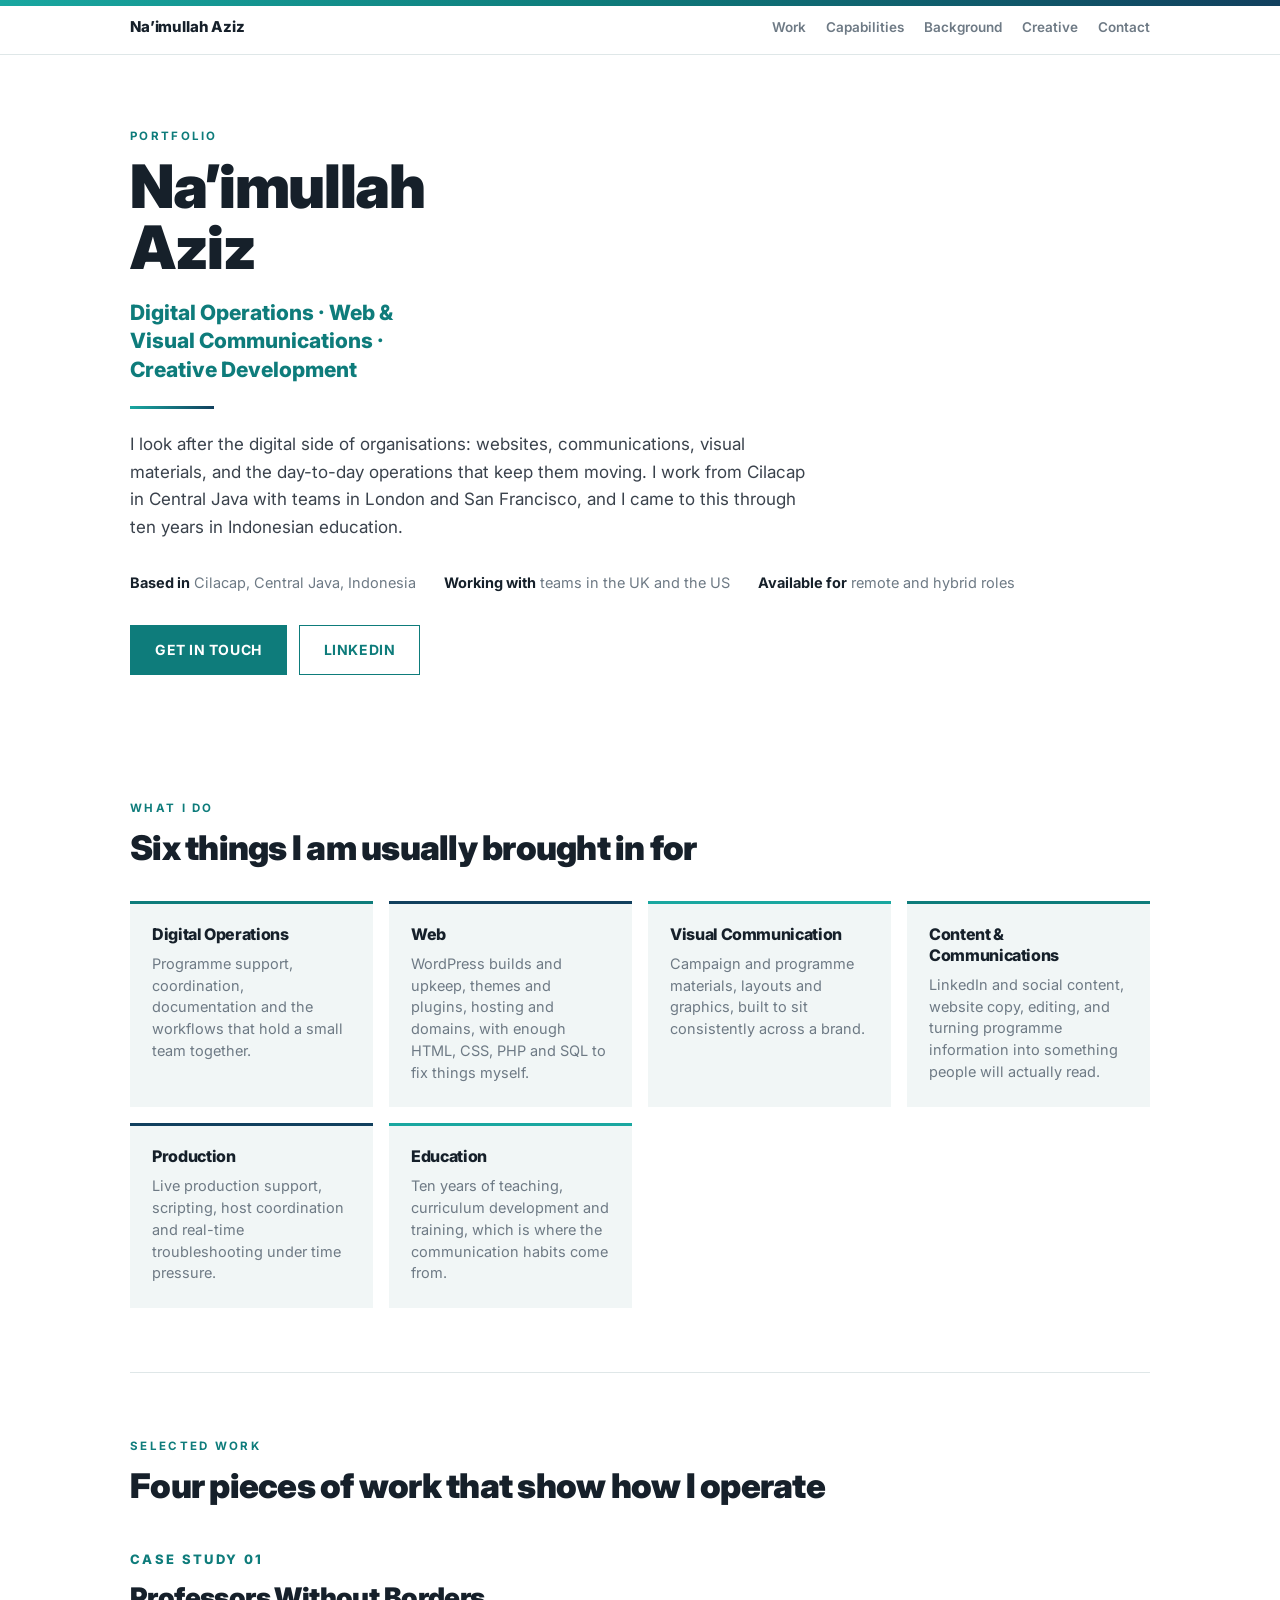
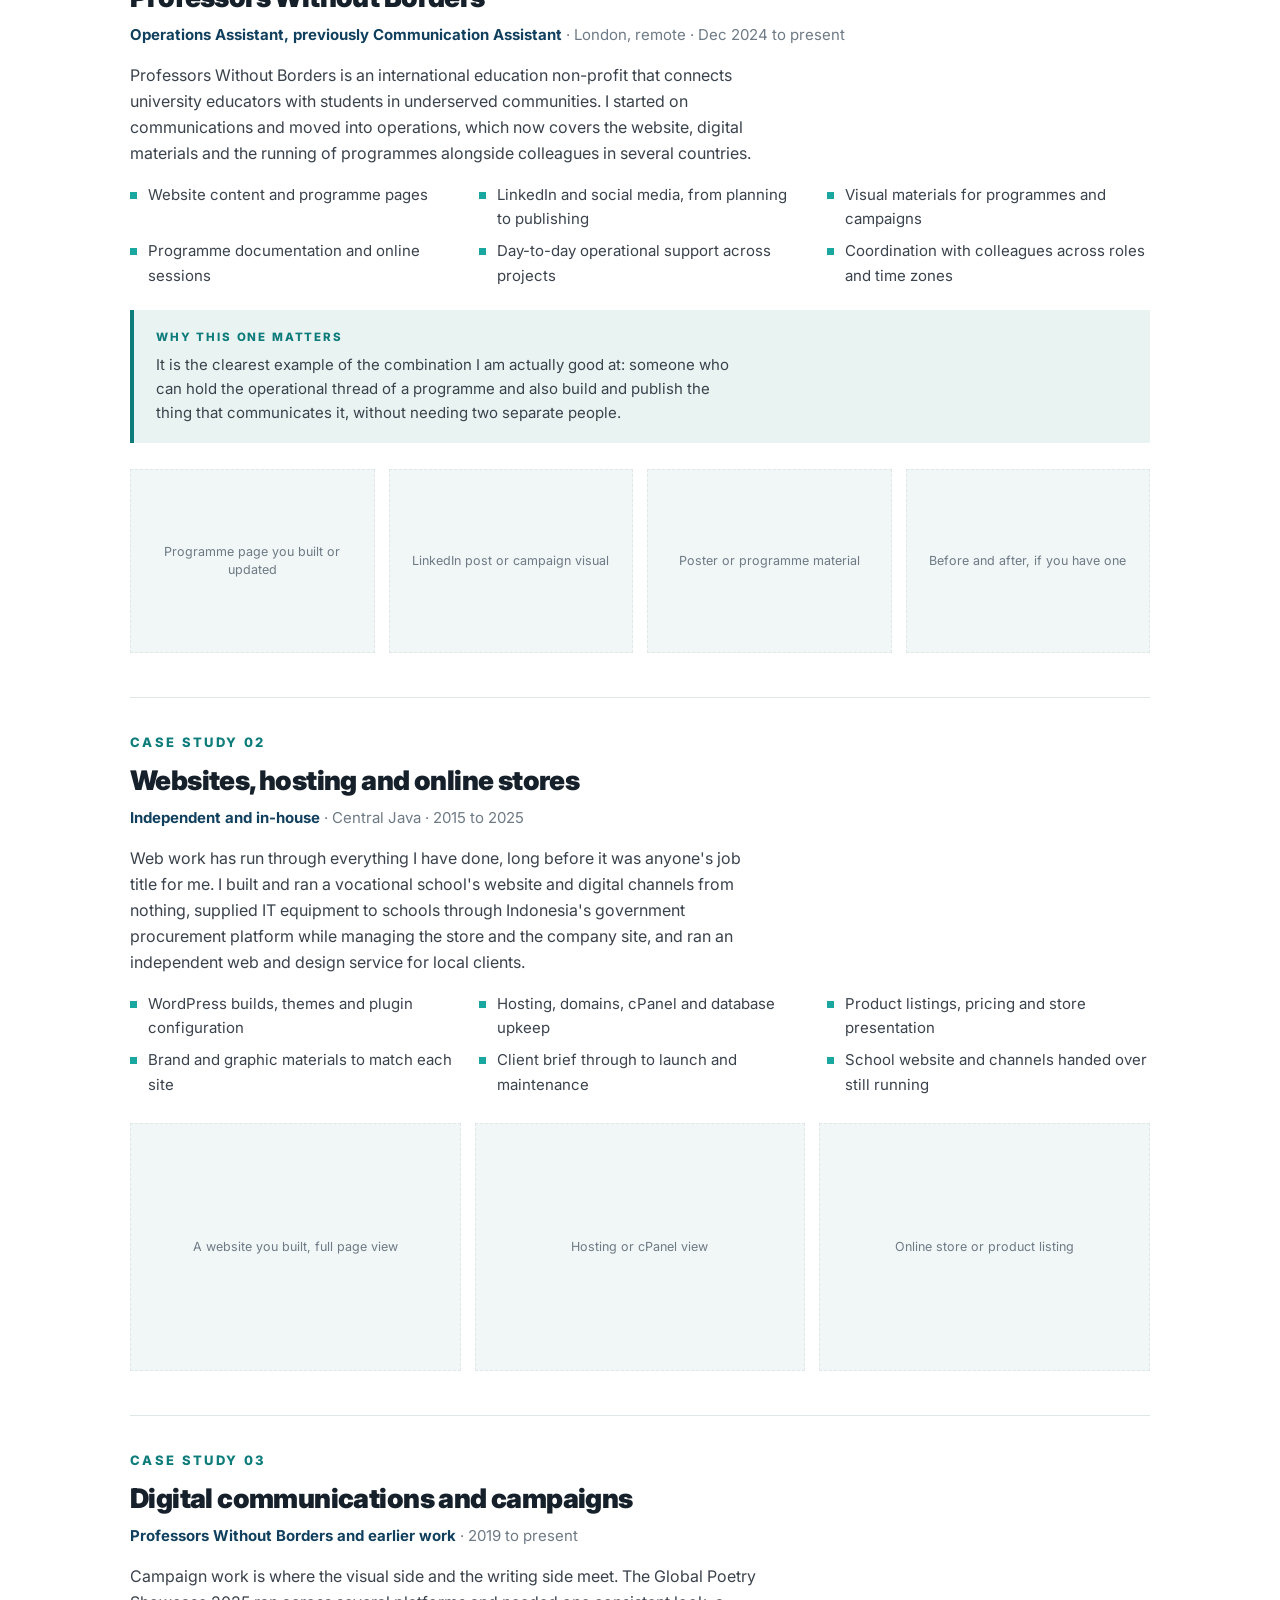
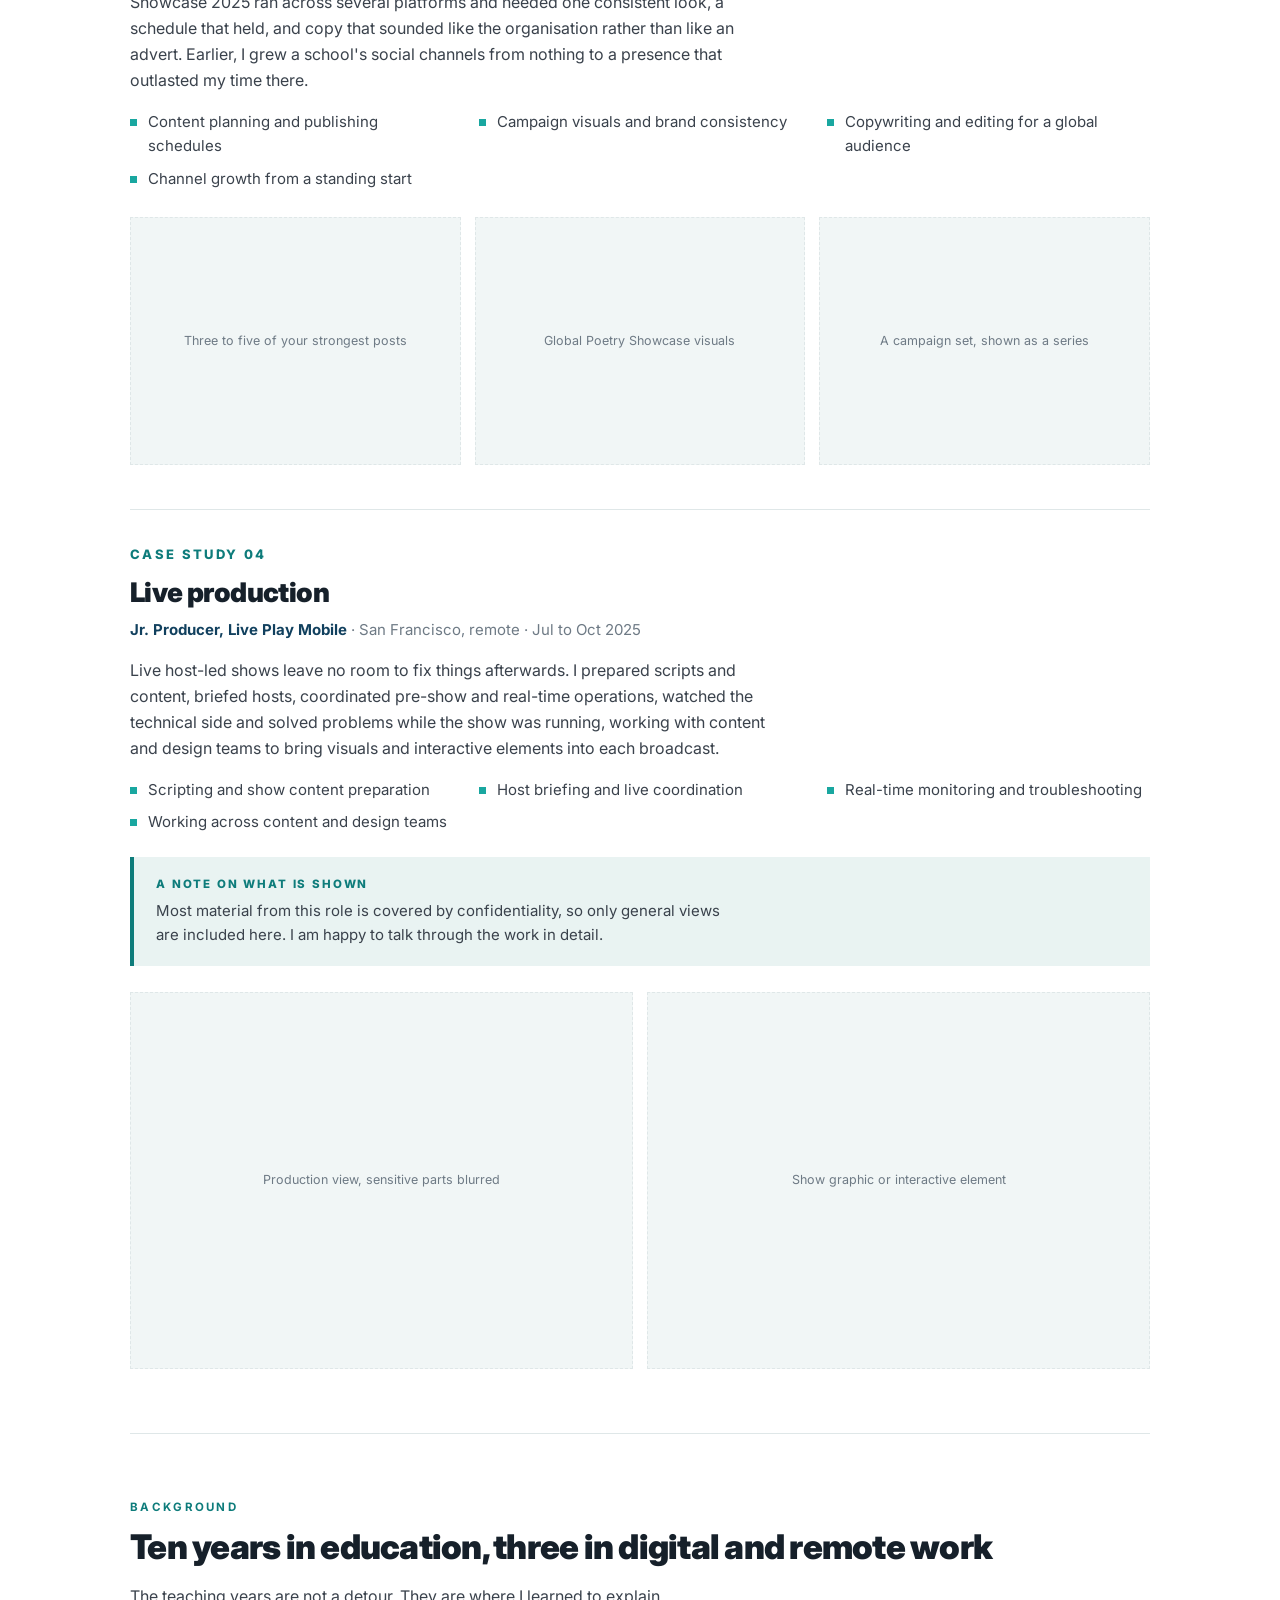
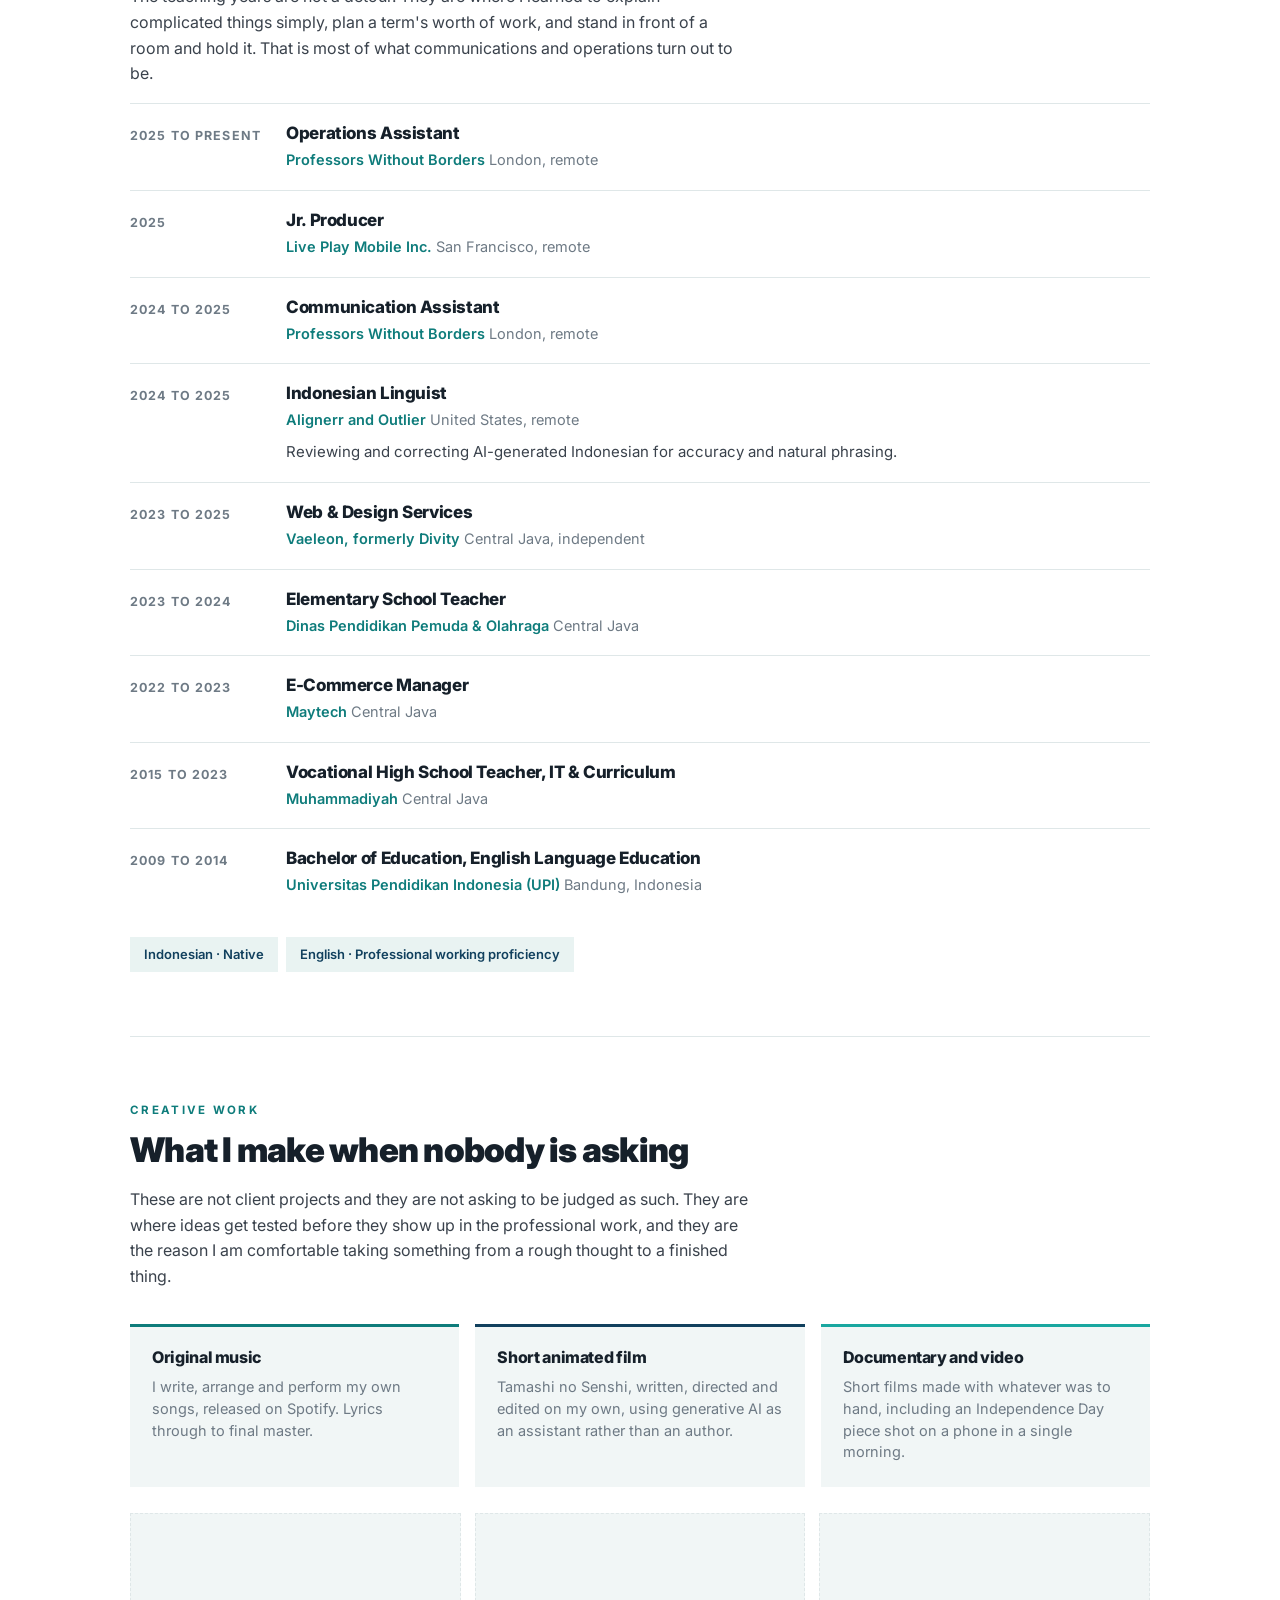
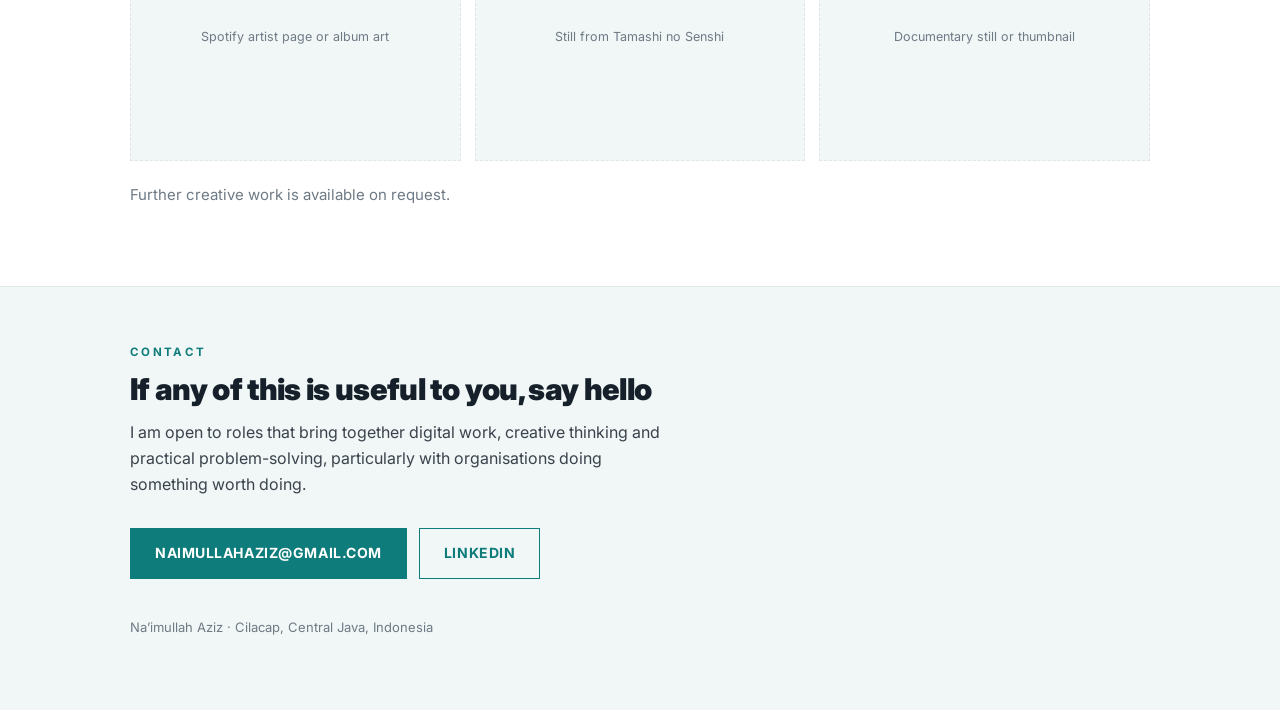
<file: Index.html>
<!DOCTYPE html>
<html lang="en">
<head>
<meta charset="utf-8">
<meta name="viewport" content="width=device-width, initial-scale=1, viewport-fit=cover">
<title>Na'imullah Aziz — Digital Operations, Web &amp; Visual Communications</title>
<link rel="preconnect" href="https://fonts.googleapis.com">
<link rel="preconnect" href="https://fonts.gstatic.com" crossorigin>
<link href="https://fonts.googleapis.com/css2?family=Inter:wght@400;500;600;700;800;900&display=swap" rel="stylesheet">
<style>
:root{
  box-sizing:border-box;
  padding-top:env(safe-area-inset-top, 0px);
  padding-bottom:env(safe-area-inset-bottom, 0px);

  --accent:#0E7C7B;
  --accent-light:#19A7A0;
  --deep:#11405E;
  --ink:#16202A;
  --body:#3A424C;
  --muted:#6E7A85;
  --panel:#F1F6F6;
  --blush:#E9F3F2;
  --line:#DFE7E8;
  --bg:#FFFFFF;
  --card:#FFFFFF;
}
@media (prefers-color-scheme: dark){
  :root:not([data-theme="light"]){
    --accent:#3FBDB2;
    --accent-light:#5FD6C9;
    --deep:#9DC4DC;
    --ink:#EEF4F5;
    --body:#C3CDD3;
    --muted:#8E9BA4;
    --panel:#17242B;
    --blush:#16262A;
    --line:#26363E;
    --bg:#0E181D;
    --card:#131F25;
  }
}
:root[data-theme="dark"]{
  --accent:#3FBDB2;
  --accent-light:#5FD6C9;
  --deep:#9DC4DC;
  --ink:#EEF4F5;
  --body:#C3CDD3;
  --muted:#8E9BA4;
  --panel:#17242B;
  --blush:#16262A;
  --line:#26363E;
  --bg:#0E181D;
  --card:#131F25;
}
*,*::before,*::after{ box-sizing:inherit; }
html{ scroll-behaviour:smooth; scroll-behavior:smooth; scroll-padding-top:calc(env(safe-area-inset-top, 0px) + 64px); }
body{
  margin:0; background:var(--bg); color:var(--body);
  font-family:'Inter', system-ui, -apple-system, 'Segoe UI', Roboto, Helvetica, Arial, sans-serif;
  font-size:16px; line-height:1.62;
  -webkit-font-smoothing:antialiased;
}
img{ max-width:100%; display:block; }
a{ color:var(--accent); text-decoration:none; }
a:hover{ text-decoration:underline; }

.topbar{
  position:fixed; top:0; left:0; right:0; height:6px; z-index:50;
  background:linear-gradient(90deg,var(--accent-light) 0%,var(--accent) 46%,var(--deep) 100%);
}

.nav{
  position:sticky; top:env(safe-area-inset-top, 0px); z-index:40;
  background:var(--bg); border-bottom:1px solid var(--line);
}
.nav .wrap{
  display:flex; align-items:center; justify-content:space-between;
  gap:16px; padding:14px 0;
}
.nav .me{ font-weight:800; color:var(--ink); font-size:15px; letter-spacing:-.01em; }
.nav ul{ display:flex; gap:20px; list-style:none; margin:0; padding:0; flex-wrap:wrap; }
.nav a{ color:var(--muted); font-size:13.5px; font-weight:600; }
.nav a:hover{ color:var(--accent); text-decoration:none; }

.wrap{ width:min(1020px, calc(100% - 44px)); margin:0 auto; }

.mono{
  display:block; font-size:11.5px; font-weight:700; letter-spacing:.2em;
  text-transform:uppercase; color:var(--accent); margin-bottom:10px;
}
h1,h2,h3{ color:var(--ink); letter-spacing:-.022em; margin:0; }
h1{ font-size:clamp(34px, 6.4vw, 60px); font-weight:900; line-height:1.03; }
h2{ font-size:clamp(24px, 3.6vw, 34px); font-weight:900; line-height:1.15; }
h3{ font-size:19px; font-weight:800; line-height:1.3; }

section{ padding:64px 0; border-top:1px solid var(--line); }
section:first-of-type{ border-top:none; }

/* hero */
.hero{ padding:72px 0 60px; }
.hero .sub{
  margin-top:20px; font-size:clamp(17px, 2.2vw, 21px); font-weight:800;
  color:var(--accent); line-height:1.35; max-width:22ch;
}
.rule{ margin-top:22px; width:84px; height:3px;
  background:linear-gradient(90deg,var(--accent-light),var(--deep)); }
.hero p{ margin:22px 0 0; max-width:62ch; font-size:17px; }
.meta{
  margin-top:30px; display:flex; flex-wrap:wrap; gap:10px 28px;
  font-size:14.5px; color:var(--muted);
}
.meta strong{ color:var(--ink); font-weight:700; }

.btnrow{ margin-top:30px; display:flex; flex-wrap:wrap; gap:12px; }
.btn{
  display:inline-block; padding:13px 24px; font-size:14px; font-weight:700;
  letter-spacing:.04em; text-transform:uppercase;
  background:var(--accent); color:#fff; border:1px solid var(--accent);
}
.btn:hover{ background:var(--deep); border-color:var(--deep); text-decoration:none; }
.btn.ghost{ background:transparent; color:var(--accent); }
.btn.ghost:hover{ background:var(--panel); color:var(--accent); border-color:var(--accent); }

/* capability grid */
.grid{ display:grid; gap:16px; margin-top:34px;
  grid-template-columns:repeat(auto-fit, minmax(240px, 1fr)); }
.cap{ background:var(--panel); border-top:3px solid var(--accent); padding:20px 22px 24px; }
.cap:nth-child(3n-1){ border-top-color:var(--deep); }
.cap:nth-child(3n){ border-top-color:var(--accent-light); }
.cap h3{ font-size:16px; }
.cap p{ margin:8px 0 0; font-size:14.5px; color:var(--muted); line-height:1.5; }

/* case studies */
.case{ margin-top:44px; padding-top:34px; border-top:1px solid var(--line); }
.case:first-of-type{ border-top:none; padding-top:0; }
.case .num{
  font-size:13px; font-weight:800; letter-spacing:.18em;
  text-transform:uppercase; color:var(--accent); margin-bottom:10px;
}
.case h3{ font-size:clamp(21px, 2.8vw, 27px); font-weight:900; }
.case .role{ margin-top:8px; font-size:15px; font-weight:700; color:var(--deep); }
.case .role span{ font-weight:400; color:var(--muted); }
.case p{ margin:16px 0 0; max-width:64ch; }
.case ul{ margin:16px 0 0; padding:0; list-style:none;
  display:grid; gap:8px 26px; grid-template-columns:repeat(auto-fit, minmax(260px, 1fr)); }
.case li{ position:relative; padding-left:18px; font-size:15px; }
.case li::before{ content:""; position:absolute; left:0; top:9px;
  width:7px; height:7px; background:var(--accent-light); }

.callout{
  margin-top:22px; background:var(--blush);
  border-left:4px solid var(--accent); padding:18px 22px;
}
.callout .h{ font-size:11.5px; font-weight:800; letter-spacing:.16em;
  text-transform:uppercase; color:var(--accent); margin-bottom:6px; }
.callout p{ margin:0; font-size:15px; }

/* work slots (isi gambar menyusul) */
.slots{ display:grid; gap:14px; margin-top:26px;
  grid-template-columns:repeat(auto-fit, minmax(210px, 1fr)); }
.slot{
  aspect-ratio:4/3; background:var(--panel);
  border:1px dashed var(--line); display:flex;
  align-items:center; justify-content:center; padding:16px;
  text-align:center; font-size:12.5px; line-height:1.45; color:var(--muted);
}

/* background list */
.row{ display:flex; gap:24px; padding:18px 0; border-top:1px solid var(--line); flex-wrap:wrap; }
.row:last-of-type{ border-bottom:1px solid var(--line); }
.row .when{ flex:0 0 132px; font-size:12.5px; font-weight:700;
  letter-spacing:.09em; text-transform:uppercase; color:var(--muted); padding-top:4px; }
.row .what{ flex:1 1 300px; }
.row h3{ font-size:17px; }
.row .org{ margin-top:4px; font-size:14.5px; font-weight:600; color:var(--accent); }
.row .org span{ font-weight:400; color:var(--muted); }
.row p{ margin:8px 0 0; font-size:15px; }

.tags{ display:flex; flex-wrap:wrap; gap:8px; margin-top:22px; }
.tag{ background:var(--blush); color:var(--deep); font-size:13px;
  font-weight:600; padding:7px 14px; }

footer{ padding:56px 0 72px; border-top:1px solid var(--line); background:var(--panel); }
footer h2{ font-size:clamp(22px, 3vw, 30px); }
footer p{ margin:14px 0 0; max-width:54ch; }
.fnote{ margin-top:38px; font-size:13px; color:var(--muted); }

@media (max-width:640px){
  section{ padding:48px 0; }
  .hero{ padding:56px 0 44px; }
  .nav ul{ gap:14px; }
  .nav .me{ display:none; }
  .row .when{ flex:0 0 100%; }
}
</style>
</head>
<body>

<div class="topbar"></div>

<nav class="nav">
  <div class="wrap">
    <div class="me">Na&rsquo;imullah Aziz</div>
    <ul>
      <li><a href="#work">Work</a></li>
      <li><a href="#capabilities">Capabilities</a></li>
      <li><a href="#background">Background</a></li>
      <li><a href="#creative">Creative</a></li>
      <li><a href="#contact">Contact</a></li>
    </ul>
  </div>
</nav>

<header class="wrap hero">
  <span class="mono">Portfolio</span>
  <h1>Na&rsquo;imullah<br>Aziz</h1>
  <div class="sub">Digital Operations &middot; Web &amp; Visual Communications &middot; Creative Development</div>
  <div class="rule"></div>
  <p>I look after the digital side of organisations: websites, communications, visual materials, and the day-to-day operations that keep them moving. I work from Cilacap in Central Java with teams in London and San Francisco, and I came to this through ten years in Indonesian education.</p>
  <div class="meta">
    <div><strong>Based in</strong> Cilacap, Central Java, Indonesia</div>
    <div><strong>Working with</strong> teams in the UK and the US</div>
    <div><strong>Available for</strong> remote and hybrid roles</div>
  </div>
  <div class="btnrow">
    <a class="btn" href="mailto:naimullahaziz@gmail.com">Get in touch</a>
    <a class="btn ghost" href="https://www.linkedin.com/in/naimullahaziz">LinkedIn</a>
  </div>
</header>

<section id="capabilities" class="wrap">
  <span class="mono">What I do</span>
  <h2>Six things I am usually brought in for</h2>
  <div class="grid">
    <div class="cap">
      <h3>Digital Operations</h3>
      <p>Programme support, coordination, documentation and the workflows that hold a small team together.</p>
    </div>
    <div class="cap">
      <h3>Web</h3>
      <p>WordPress builds and upkeep, themes and plugins, hosting and domains, with enough HTML, CSS, PHP and SQL to fix things myself.</p>
    </div>
    <div class="cap">
      <h3>Visual Communication</h3>
      <p>Campaign and programme materials, layouts and graphics, built to sit consistently across a brand.</p>
    </div>
    <div class="cap">
      <h3>Content &amp; Communications</h3>
      <p>LinkedIn and social content, website copy, editing, and turning programme information into something people will actually read.</p>
    </div>
    <div class="cap">
      <h3>Production</h3>
      <p>Live production support, scripting, host coordination and real-time troubleshooting under time pressure.</p>
    </div>
    <div class="cap">
      <h3>Education</h3>
      <p>Ten years of teaching, curriculum development and training, which is where the communication habits come from.</p>
    </div>
  </div>
</section>

<section id="work" class="wrap">
  <span class="mono">Selected work</span>
  <h2>Four pieces of work that show how I operate</h2>

  <div class="case">
    <div class="num">Case study 01</div>
    <h3>Professors Without Borders</h3>
    <div class="role">Operations Assistant, previously Communication Assistant <span>&middot; London, remote &middot; Dec 2024 to present</span></div>
    <p>Professors Without Borders is an international education non-profit that connects university educators with students in underserved communities. I started on communications and moved into operations, which now covers the website, digital materials and the running of programmes alongside colleagues in several countries.</p>
    <ul>
      <li>Website content and programme pages</li>
      <li>LinkedIn and social media, from planning to publishing</li>
      <li>Visual materials for programmes and campaigns</li>
      <li>Programme documentation and online sessions</li>
      <li>Day-to-day operational support across projects</li>
      <li>Coordination with colleagues across roles and time zones</li>
    </ul>
    <div class="callout">
      <div class="h">Why this one matters</div>
      <p>It is the clearest example of the combination I am actually good at: someone who can hold the operational thread of a programme and also build and publish the thing that communicates it, without needing two separate people.</p>
    </div>
    <div class="slots">
      <div class="slot">Programme page you built or updated</div>
      <div class="slot">LinkedIn post or campaign visual</div>
      <div class="slot">Poster or programme material</div>
      <div class="slot">Before and after, if you have one</div>
    </div>
  </div>

  <div class="case">
    <div class="num">Case study 02</div>
    <h3>Websites, hosting and online stores</h3>
    <div class="role">Independent and in-house <span>&middot; Central Java &middot; 2015 to 2025</span></div>
    <p>Web work has run through everything I have done, long before it was anyone's job title for me. I built and ran a vocational school's website and digital channels from nothing, supplied IT equipment to schools through Indonesia's government procurement platform while managing the store and the company site, and ran an independent web and design service for local clients.</p>
    <ul>
      <li>WordPress builds, themes and plugin configuration</li>
      <li>Hosting, domains, cPanel and database upkeep</li>
      <li>Product listings, pricing and store presentation</li>
      <li>Brand and graphic materials to match each site</li>
      <li>Client brief through to launch and maintenance</li>
      <li>School website and channels handed over still running</li>
    </ul>
    <div class="slots">
      <div class="slot">A website you built, full page view</div>
      <div class="slot">Hosting or cPanel view</div>
      <div class="slot">Online store or product listing</div>
    </div>
  </div>

  <div class="case">
    <div class="num">Case study 03</div>
    <h3>Digital communications and campaigns</h3>
    <div class="role">Professors Without Borders and earlier work <span>&middot; 2019 to present</span></div>
    <p>Campaign work is where the visual side and the writing side meet. The Global Poetry Showcase 2025 ran across several platforms and needed one consistent look, a schedule that held, and copy that sounded like the organisation rather than like an advert. Earlier, I grew a school's social channels from nothing to a presence that outlasted my time there.</p>
    <ul>
      <li>Content planning and publishing schedules</li>
      <li>Campaign visuals and brand consistency</li>
      <li>Copywriting and editing for a global audience</li>
      <li>Channel growth from a standing start</li>
    </ul>
    <div class="slots">
      <div class="slot">Three to five of your strongest posts</div>
      <div class="slot">Global Poetry Showcase visuals</div>
      <div class="slot">A campaign set, shown as a series</div>
    </div>
  </div>

  <div class="case">
    <div class="num">Case study 04</div>
    <h3>Live production</h3>
    <div class="role">Jr. Producer, Live Play Mobile <span>&middot; San Francisco, remote &middot; Jul to Oct 2025</span></div>
    <p>Live host-led shows leave no room to fix things afterwards. I prepared scripts and content, briefed hosts, coordinated pre-show and real-time operations, watched the technical side and solved problems while the show was running, working with content and design teams to bring visuals and interactive elements into each broadcast.</p>
    <ul>
      <li>Scripting and show content preparation</li>
      <li>Host briefing and live coordination</li>
      <li>Real-time monitoring and troubleshooting</li>
      <li>Working across content and design teams</li>
    </ul>
    <div class="callout">
      <div class="h">A note on what is shown</div>
      <p>Most material from this role is covered by confidentiality, so only general views are included here. I am happy to talk through the work in detail.</p>
    </div>
    <div class="slots">
      <div class="slot">Production view, sensitive parts blurred</div>
      <div class="slot">Show graphic or interactive element</div>
    </div>
  </div>
</section>

<section id="background" class="wrap">
  <span class="mono">Background</span>
  <h2>Ten years in education, three in digital and remote work</h2>
  <p style="max-width:62ch; margin-top:18px;">The teaching years are not a detour. They are where I learned to explain complicated things simply, plan a term's worth of work, and stand in front of a room and hold it. That is most of what communications and operations turn out to be.</p>

  <div class="row">
    <div class="when">2025 to present</div>
    <div class="what">
      <h3>Operations Assistant</h3>
      <div class="org">Professors Without Borders <span>London, remote</span></div>
    </div>
  </div>
  <div class="row">
    <div class="when">2025</div>
    <div class="what">
      <h3>Jr. Producer</h3>
      <div class="org">Live Play Mobile Inc. <span>San Francisco, remote</span></div>
    </div>
  </div>
  <div class="row">
    <div class="when">2024 to 2025</div>
    <div class="what">
      <h3>Communication Assistant</h3>
      <div class="org">Professors Without Borders <span>London, remote</span></div>
    </div>
  </div>
  <div class="row">
    <div class="when">2024 to 2025</div>
    <div class="what">
      <h3>Indonesian Linguist</h3>
      <div class="org">Alignerr and Outlier <span>United States, remote</span></div>
      <p>Reviewing and correcting AI-generated Indonesian for accuracy and natural phrasing.</p>
    </div>
  </div>
  <div class="row">
    <div class="when">2023 to 2025</div>
    <div class="what">
      <h3>Web &amp; Design Services</h3>
      <div class="org">Vaeleon, formerly Divity <span>Central Java, independent</span></div>
    </div>
  </div>
  <div class="row">
    <div class="when">2023 to 2024</div>
    <div class="what">
      <h3>Elementary School Teacher</h3>
      <div class="org">Dinas Pendidikan Pemuda &amp; Olahraga <span>Central Java</span></div>
    </div>
  </div>
  <div class="row">
    <div class="when">2022 to 2023</div>
    <div class="what">
      <h3>E-Commerce Manager</h3>
      <div class="org">Maytech <span>Central Java</span></div>
    </div>
  </div>
  <div class="row">
    <div class="when">2015 to 2023</div>
    <div class="what">
      <h3>Vocational High School Teacher, IT &amp; Curriculum</h3>
      <div class="org">Muhammadiyah <span>Central Java</span></div>
    </div>
  </div>
  <div class="row">
    <div class="when">2009 to 2014</div>
    <div class="what">
      <h3>Bachelor of Education, English Language Education</h3>
      <div class="org">Universitas Pendidikan Indonesia (UPI) <span>Bandung, Indonesia</span></div>
    </div>
  </div>

  <div class="tags">
    <div class="tag">Indonesian &middot; Native</div>
    <div class="tag">English &middot; Professional working proficiency</div>
  </div>
</section>

<section id="creative" class="wrap">
  <span class="mono">Creative work</span>
  <h2>What I make when nobody is asking</h2>
  <p style="max-width:62ch; margin-top:18px;">These are not client projects and they are not asking to be judged as such. They are where ideas get tested before they show up in the professional work, and they are the reason I am comfortable taking something from a rough thought to a finished thing.</p>
  <div class="grid">
    <div class="cap">
      <h3>Original music</h3>
      <p>I write, arrange and perform my own songs, released on Spotify. Lyrics through to final master.</p>
    </div>
    <div class="cap">
      <h3>Short animated film</h3>
      <p>Tamashi no Senshi, written, directed and edited on my own, using generative AI as an assistant rather than an author.</p>
    </div>
    <div class="cap">
      <h3>Documentary and video</h3>
      <p>Short films made with whatever was to hand, including an Independence Day piece shot on a phone in a single morning.</p>
    </div>
  </div>
  <div class="slots">
    <div class="slot">Spotify artist page or album art</div>
    <div class="slot">Still from Tamashi no Senshi</div>
    <div class="slot">Documentary still or thumbnail</div>
  </div>
  <p style="margin-top:22px; font-size:15px; color:var(--muted);">Further creative work is available on request.</p>
</section>

<footer id="contact">
  <div class="wrap">
    <span class="mono">Contact</span>
    <h2>If any of this is useful to you, say hello</h2>
    <p>I am open to roles that bring together digital work, creative thinking and practical problem-solving, particularly with organisations doing something worth doing.</p>
    <div class="btnrow">
      <a class="btn" href="mailto:naimullahaziz@gmail.com">naimullahaziz@gmail.com</a>
      <a class="btn ghost" href="https://www.linkedin.com/in/naimullahaziz">LinkedIn</a>
    </div>
    <div class="fnote">Na&rsquo;imullah Aziz &middot; Cilacap, Central Java, Indonesia</div>
  </div>
</footer>

</body>
</html>
</file>
